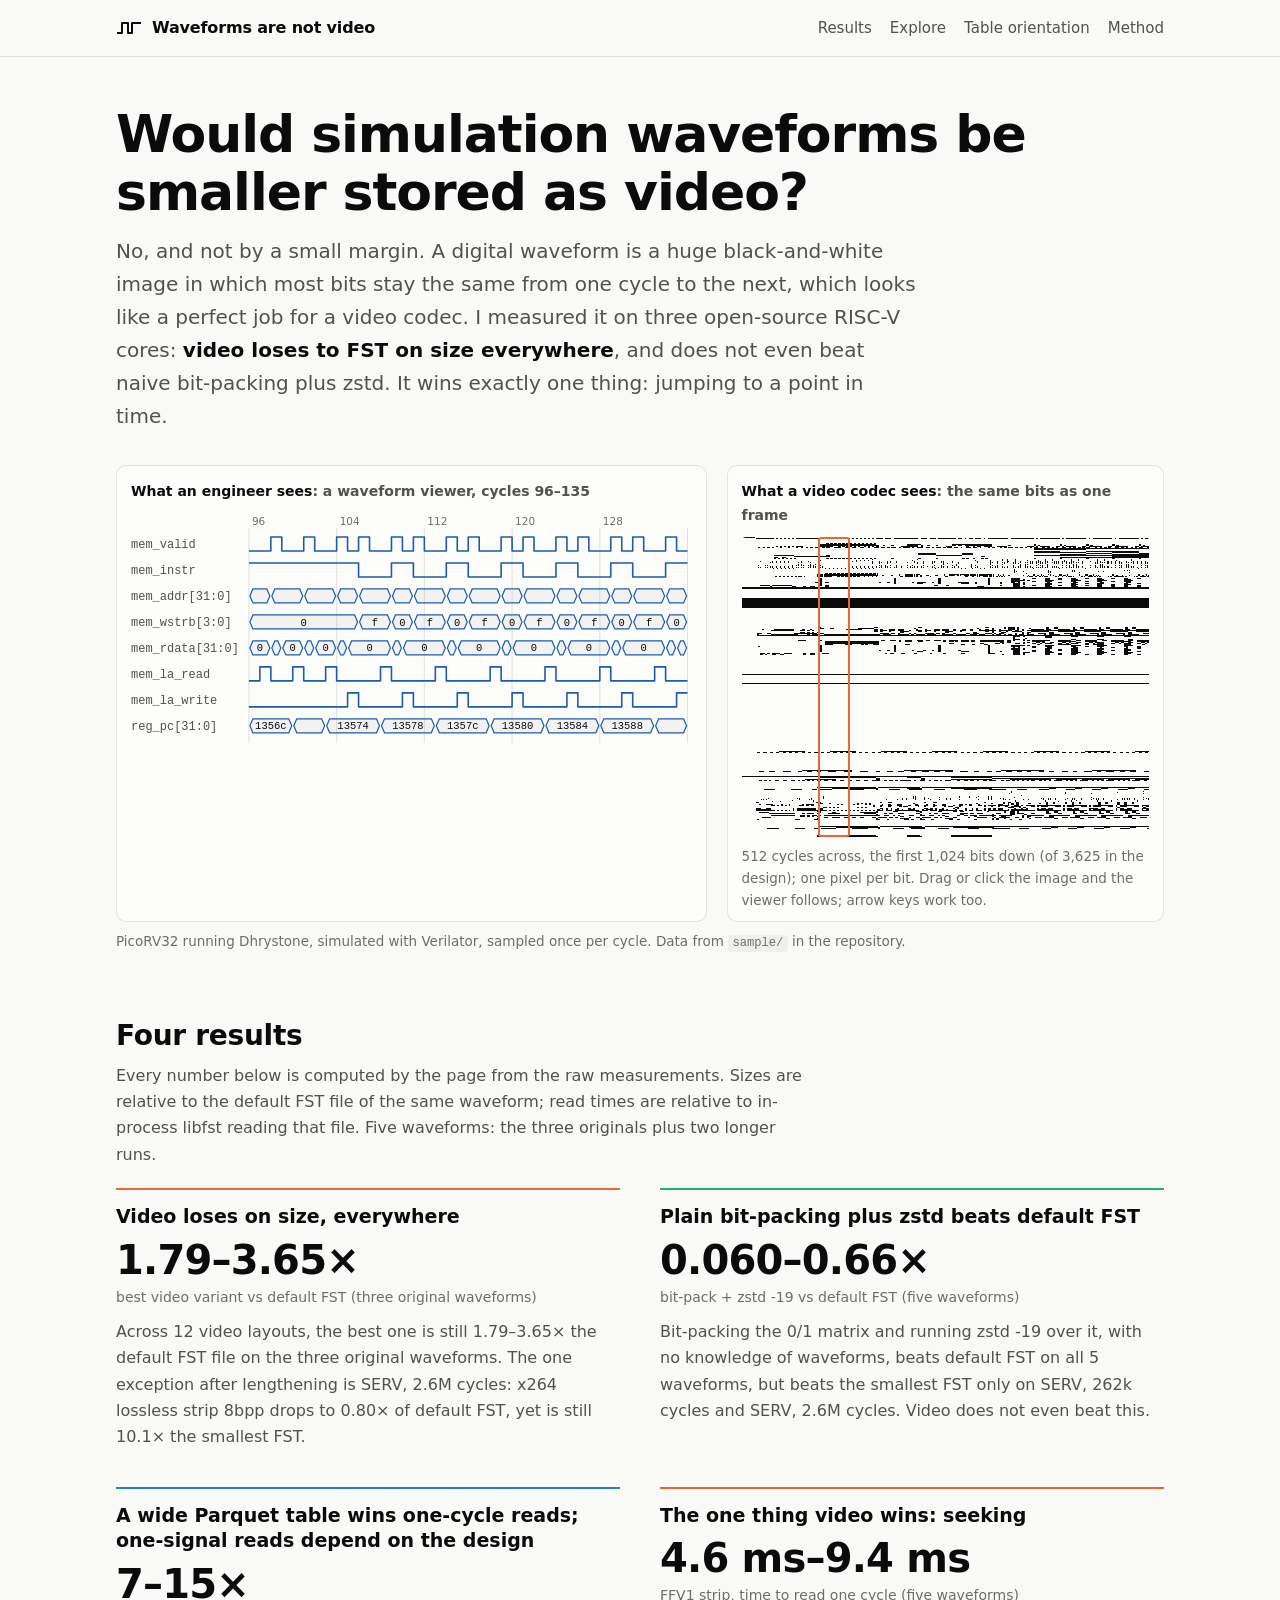
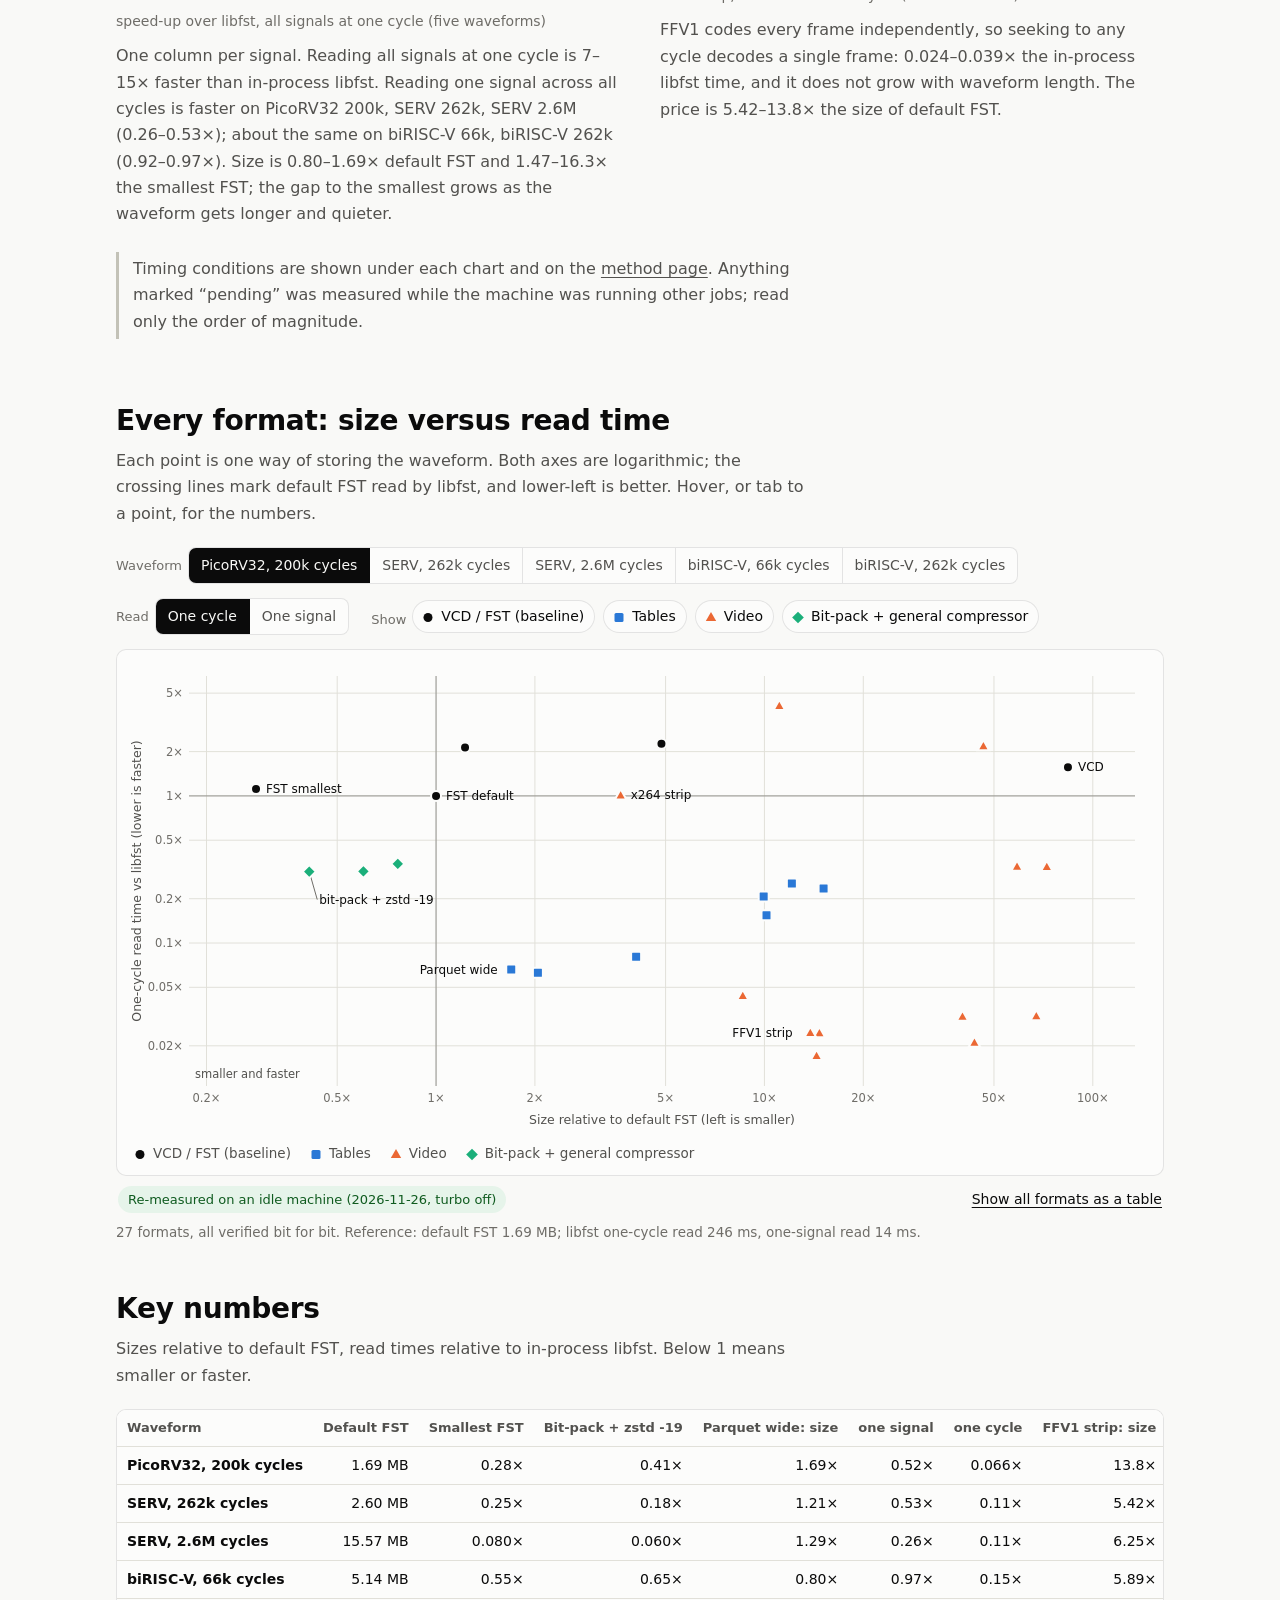
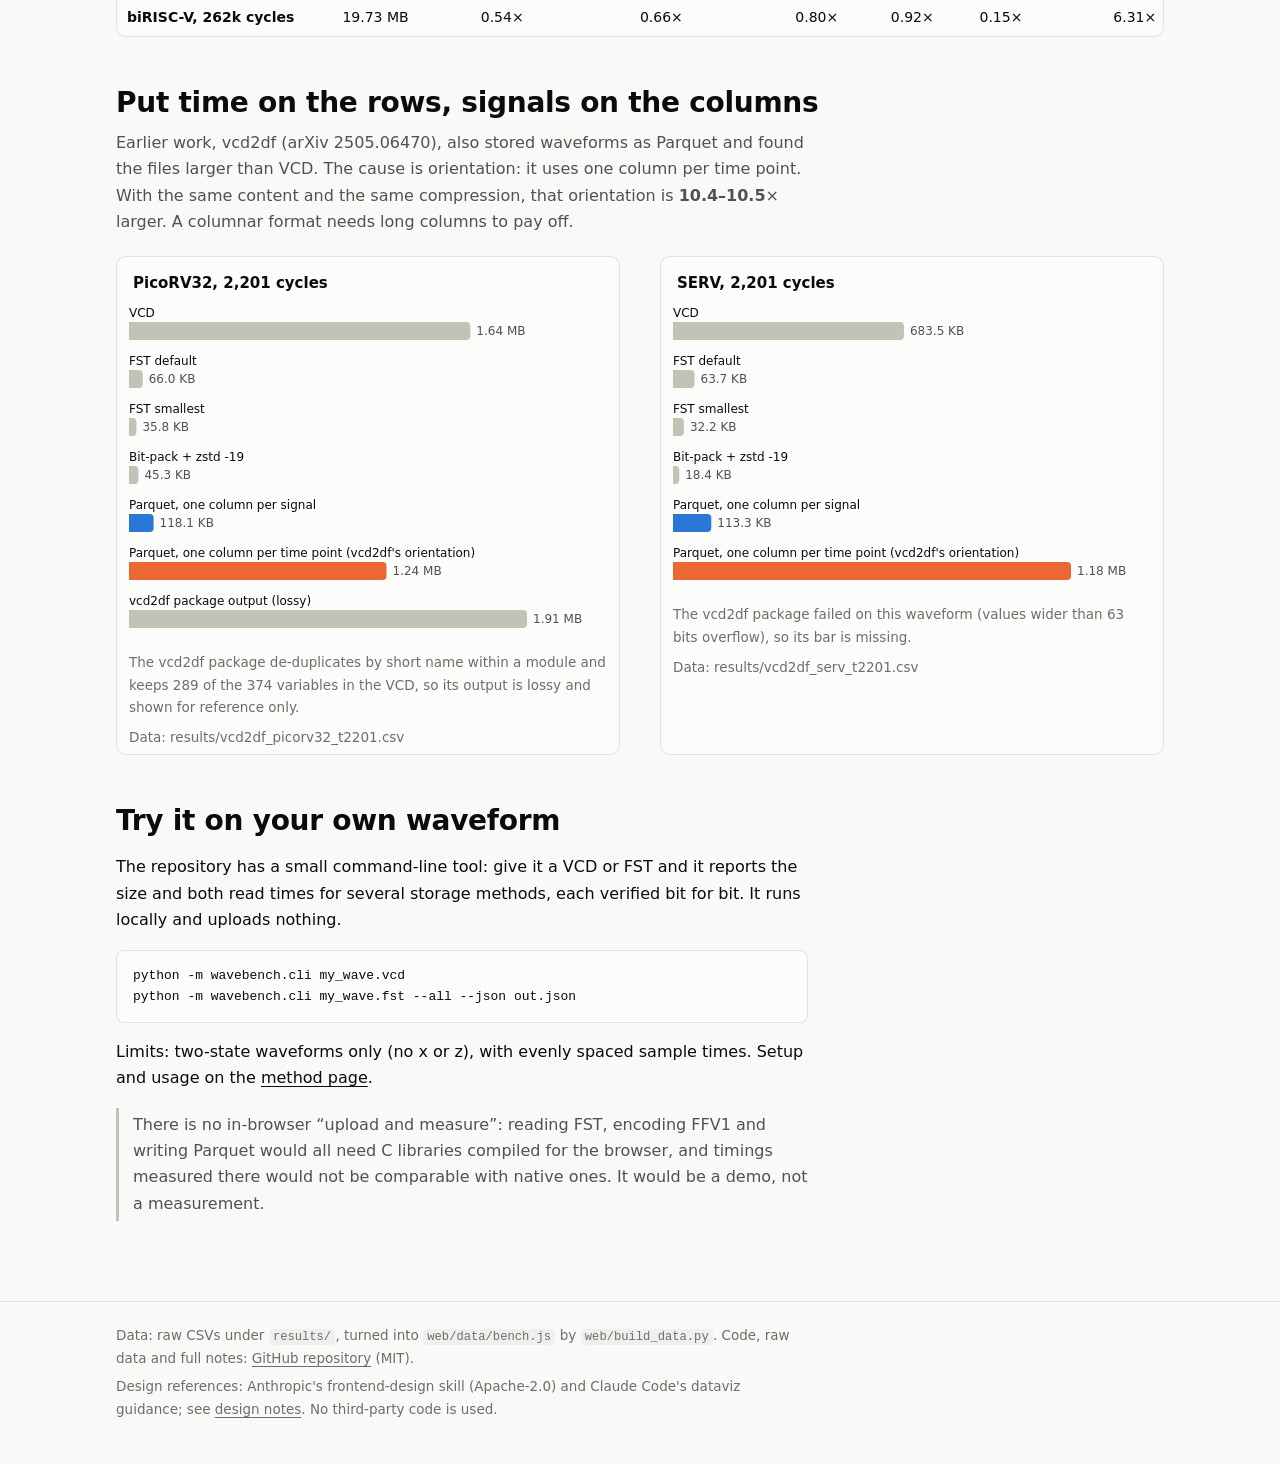
<file: index.html>
<!doctype html>
<html lang="en">
<head>
<meta charset="utf-8">
<meta name="viewport" content="width=device-width, initial-scale=1">
<title>Waveforms are not video</title>
<meta name="description" content="Can digital simulation waveforms be stored smaller or read faster as video, as tables, or with plain compression, than in FST? Measurements on three open-source RISC-V cores.">
<link rel="stylesheet" href="assets/style.css?v=7">
</head>
<body>
<header class="top">
  <div class="wrap">
    <a class="brand" href="index.html">
      <svg width="26" height="16" viewBox="0 0 26 16" aria-hidden="true"><path d="M1 13H6V3H12V13H16V3H25" fill="none" stroke="currentColor" stroke-width="2" stroke-linejoin="round"/></svg>
      Waveforms are not video
    </a>
    <nav class="nav">
      <a href="#results">Results</a>
      <a href="#explore">Explore</a>
      <a href="#orientation">Table orientation</a>
      <a href="method.html">Method</a>
    </nav>
  </div>
</header>

<main>
  <section class="hero">
    <div class="wrap">
      <h1>Would simulation waveforms be smaller stored as video?</h1>
      <p class="lede">
        
        No, and not by a small margin. A digital waveform is a huge black-and-white image in which most bits stay the same from one cycle to the next, which looks like a perfect job for a video codec. I measured it on three open-source RISC-V cores: <strong>video loses to FST on size everywhere</strong>, and does not even beat naive bit-packing plus zstd. It wins exactly one thing: jumping to a point in time.
      </p>

      <div class="twoview" id="twoview">
        <div class="panel">
          <h2><b>What an engineer sees</b>: a waveform viewer, cycles <span class="win-from"></span>–<span class="win-to"></span></h2>
          <div class="viewer" id="viewer"></div>
        </div>
        <div class="panel">
          <h2><b>What a video codec sees</b>: the same bits as one frame</h2>
          <div class="pixels" id="pixels"><canvas aria-label="PicoRV32 bit matrix as an image"></canvas><div class="win"></div></div>
          <p class="caption">512 cycles across, the first <span class="hero-bits"></span> bits down (of <span class="hero-total"></span> in the design); one pixel per bit. Drag or click the image and the viewer follows; arrow keys work too.</p>
        </div>
      </div>
      <p class="caption">PicoRV32 running Dhrystone, simulated with Verilator, sampled once per cycle. Data from <code>sample/</code> in the repository.</p>
    </div>
  </section>

  <section class="section" id="results">
    <div class="wrap">
      <h2>Four results</h2>
      <p class="sub">Every number below is computed by the page from the raw measurements. Sizes are relative to the default FST file of the same waveform; read times are relative to in-process libfst reading that file. Five waveforms: the three originals plus two longer runs.</p>
      <div class="findings" id="findings">
        <article class="finding loss">
          <h3>Video loses on size, everywhere</h3>
          <div class="fig" id="f1-fig"></div>
          <p class="figlabel">best video variant vs default FST (three original waveforms)</p>
          <p id="f1-text"></p>
        </article>
        <article class="finding plain">
          <h3>Plain bit-packing plus zstd beats default FST</h3>
          <div class="fig" id="f2-fig"></div>
          <p class="figlabel">bit-pack + zstd -19 vs default FST (five waveforms)</p>
          <p id="f2-text"></p>
        </article>
        <article class="finding gain">
          <h3>A wide Parquet table wins one-cycle reads; one-signal reads depend on the design</h3>
          <div class="fig" id="f3-fig"></div>
          <p class="figlabel">speed-up over libfst, all signals at one cycle (five waveforms)</p>
          <p id="f3-text"></p>
        </article>
        <article class="finding loss">
          <h3>The one thing video wins: seeking</h3>
          <div class="fig" id="f4-fig"></div>
          <p class="figlabel">FFV1 strip, time to read one cycle (five waveforms)</p>
          <p id="f4-text"></p>
        </article>
      </div>
      <p class="note">Timing conditions are shown under each chart and on the <a href="method.html">method page</a>. Anything marked “pending” was measured while the machine was running other jobs; read only the order of magnitude.</p>
    </div>
  </section>

  <section class="section" id="explore">
    <div class="wrap">
      <h2>Every format: size versus read time</h2>
      <p class="sub">Each point is one way of storing the waveform. Both axes are logarithmic; the crossing lines mark default FST read by libfst, and lower-left is better. Hover, or tab to a point, for the numbers.</p>
      <div class="controls">
        <div><span class="ctl-label">Waveform</span><span class="seg" id="ctl-wave" role="group" aria-label="waveform"></span></div>
        <div><span class="ctl-label">Read</span><span class="seg" id="ctl-read" role="group" aria-label="read type"></span></div>
        <div><span class="ctl-label">Show</span><span class="chips" id="ctl-fam"></span></div>
      </div>
      <div class="chartcard" id="scatter-card">
        <div class="chart" id="scatter"></div>
        <div class="legend" id="legend"></div>
        <div class="tip" id="tip" role="status" aria-live="polite"></div>
      </div>
      <div class="chart-foot">
        <span class="status" id="scatter-status"></span>
        <button class="linkbtn" id="table-toggle" type="button"></button>
      </div>
      <p class="caption" id="scatter-n"></p>
      <div class="tablewrap" id="fulltable" hidden></div>
    </div>
  </section>

  <section class="section">
    <div class="wrap">
      <h2>Key numbers</h2>
      <p class="sub">Sizes relative to default FST, read times relative to in-process libfst. Below 1 means smaller or faster.</p>
      <div class="tablewrap" id="keytable"></div>
    </div>
  </section>

  <section class="section" id="orientation">
    <div class="wrap">
      <h2>Put time on the rows, signals on the columns</h2>
      <p class="sub">Earlier work, vcd2df (arXiv 2505.06470), also stored waveforms as Parquet and found the files larger than VCD. The cause is orientation: it uses one column per time point. With the same content and the same compression, that orientation is <b class="orient-ratio"></b>× larger. A columnar format needs long columns to pay off.</p>
      <div class="cols2" id="orient"></div>
    </div>
  </section>

  <section class="section">
    <div class="wrap">
      <h2>Try it on your own waveform</h2>
      <div class="prose">
        <p>The repository has a small command-line tool: give it a VCD or FST and it reports the size and both read times for several storage methods, each verified bit for bit. It runs locally and uploads nothing.</p>
<pre><code>python -m wavebench.cli my_wave.vcd
python -m wavebench.cli my_wave.fst --all --json out.json</code></pre>
        <p>Limits: two-state waveforms only (no x or z), with evenly spaced sample times. Setup and usage on the <a href="method.html#cli">method page</a>.</p>
        <p class="note">There is no in-browser “upload and measure”: reading FST, encoding FFV1 and writing Parquet would all need C libraries compiled for the browser, and timings measured there would not be comparable with native ones. It would be a demo, not a measurement.</p>
      </div>
    </div>
  </section>
</main>

<footer>
  <div class="wrap">
    <p>Data: raw CSVs under <code>results/</code>, turned into <code>web/data/bench.js</code> by <code>web/build_data.py</code>. Code, raw data and full notes: <a href="https://github.com/enxuantang481-pixel/waveforms-are-not-video">GitHub repository</a> (MIT).</p>
    <p>Design references: Anthropic's frontend-design skill (Apache-2.0) and Claude Code's dataviz guidance; see <a href="https://github.com/enxuantang481-pixel/waveforms-are-not-video/blob/main/web/DESIGN_NOTES.md">design notes</a>. No third-party code is used.</p>
  </div>
</footer>
<script src="data/bench.js?v=7"></script>
<script src="assets/app.js?v=7"></script>
</body>
</html>
</file>
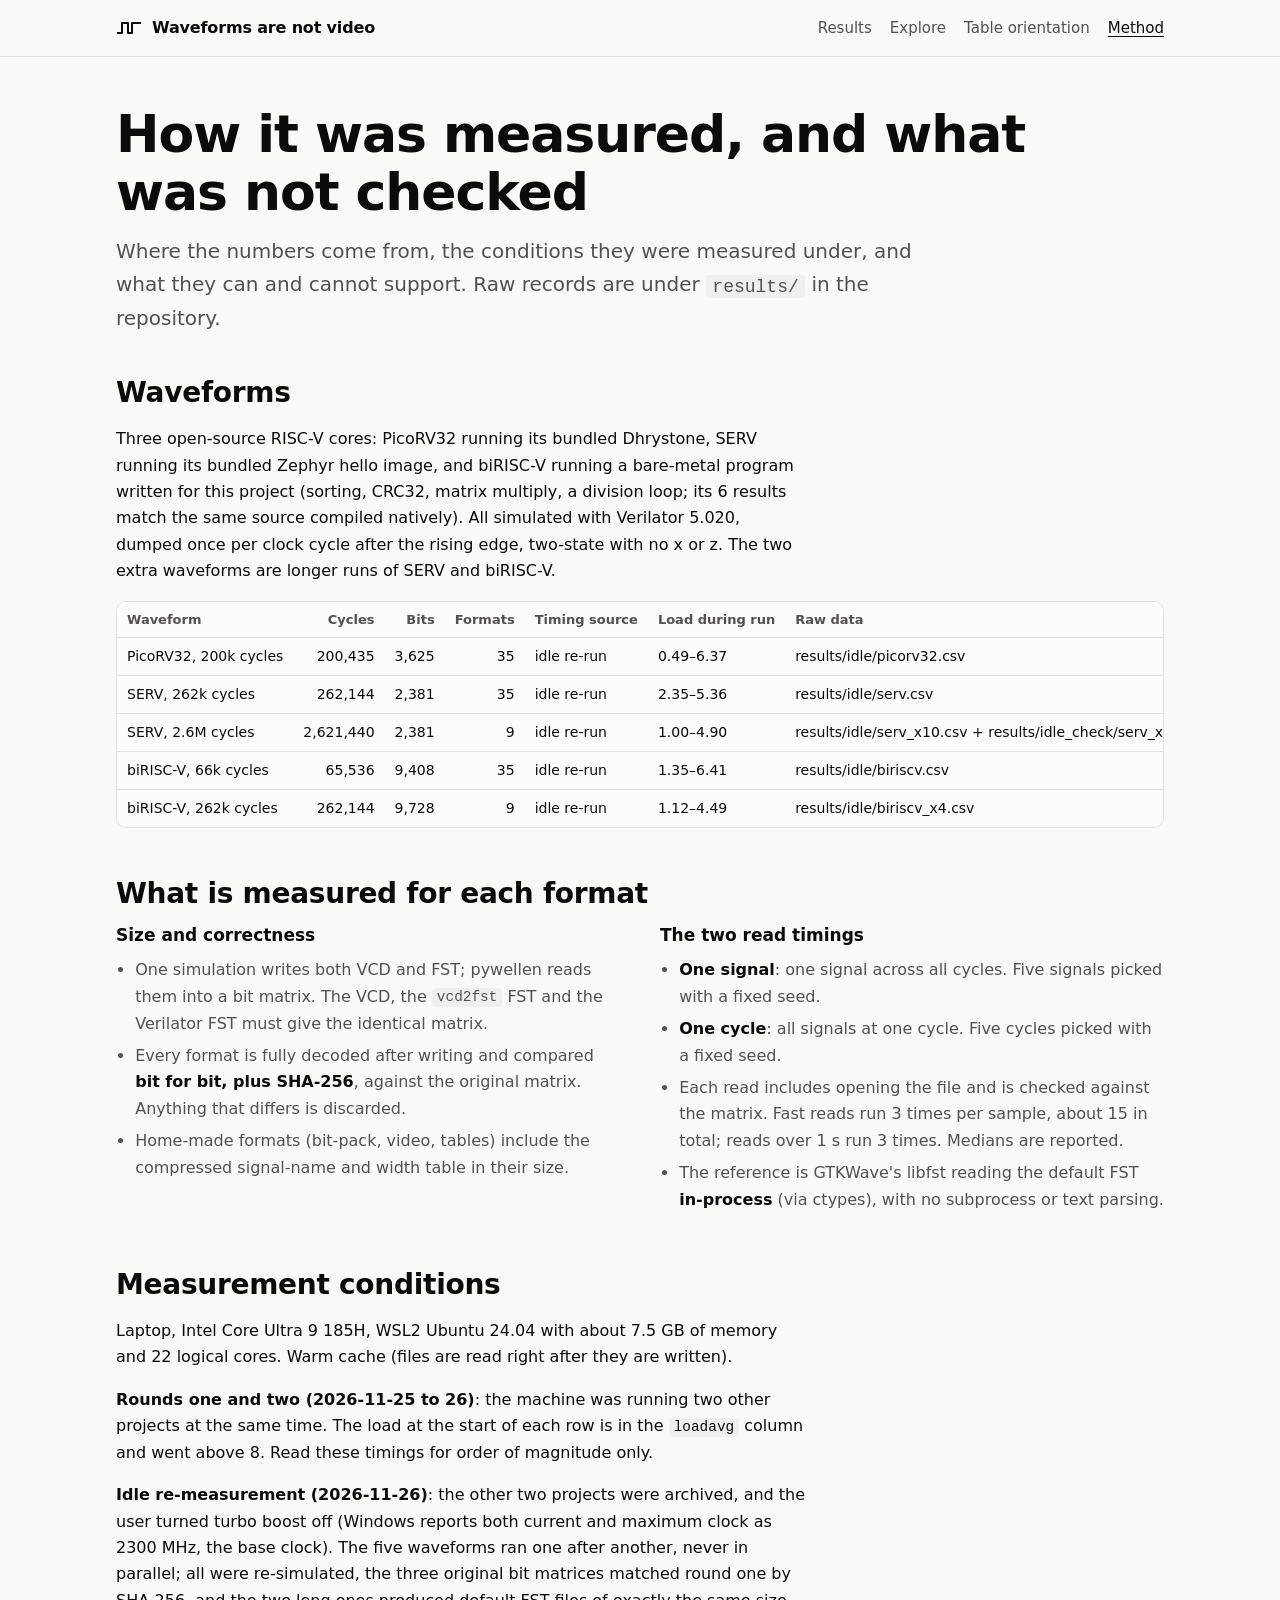
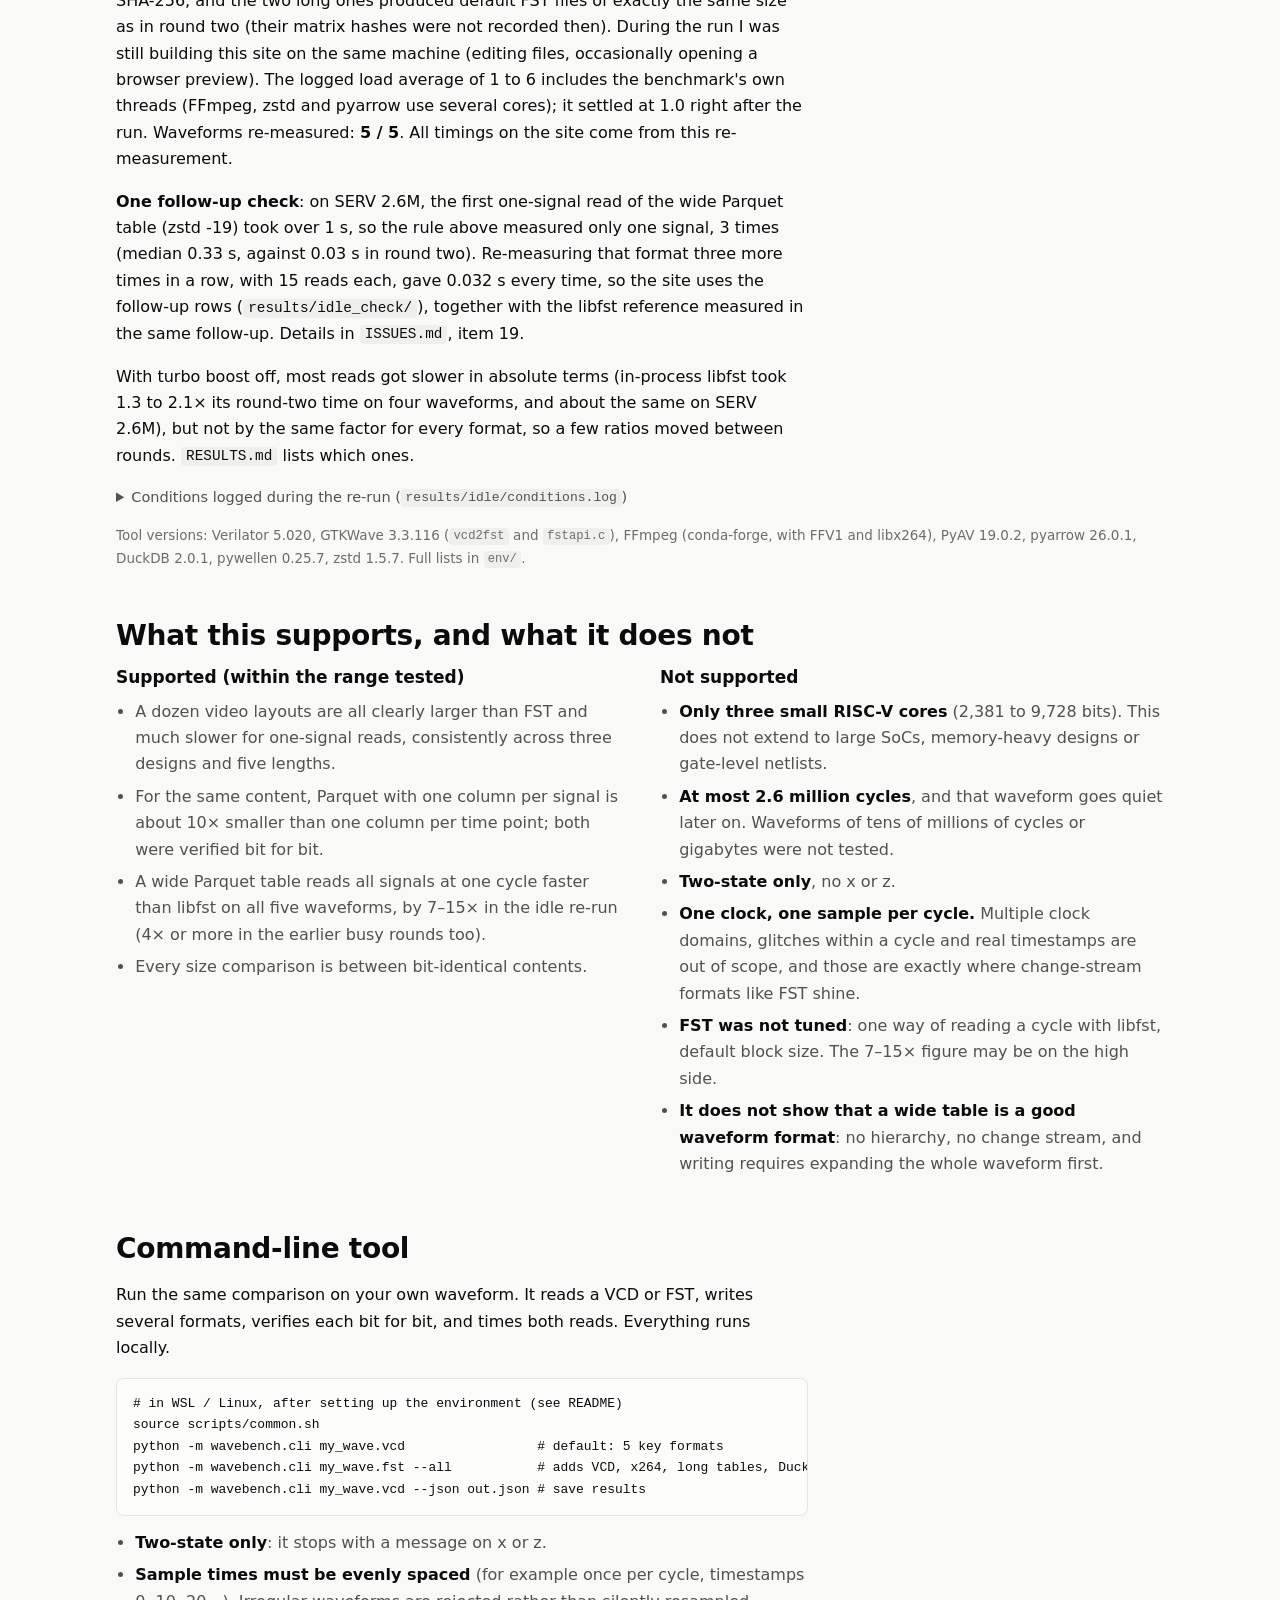
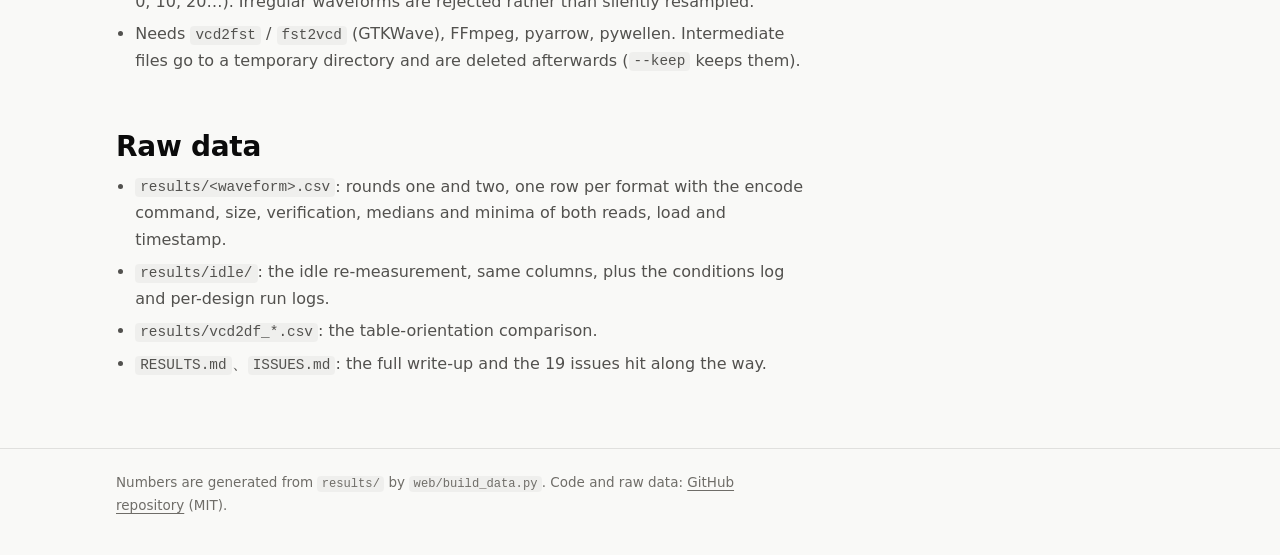
<file: method.html>
<!doctype html>
<html lang="en">
<head>
<meta charset="utf-8">
<meta name="viewport" content="width=device-width, initial-scale=1">
<title>Method: Waveforms are not video</title>
<link rel="stylesheet" href="assets/style.css?v=7">
</head>
<body>
<header class="top">
  <div class="wrap">
    <a class="brand" href="index.html">
      <svg width="26" height="16" viewBox="0 0 26 16" aria-hidden="true"><path d="M1 13H6V3H12V13H16V3H25" fill="none" stroke="currentColor" stroke-width="2" stroke-linejoin="round"/></svg>
      Waveforms are not video
    </a>
    <nav class="nav">
      <a href="index.html#results">Results</a>
      <a href="index.html#explore">Explore</a>
      <a href="index.html#orientation">Table orientation</a>
      <a href="method.html" aria-current="page">Method</a>
    </nav>
  </div>
</header>

<main>
  <section class="hero" style="padding-bottom:0">
    <div class="wrap">
      <h1>How it was measured, and what was not checked</h1>
      <p class="lede">Where the numbers come from, the conditions they were measured under, and what they can and cannot support. Raw records are under <code>results/</code> in the repository.</p>
      <p class="note" id="provisional" hidden></p>
    </div>
  </section>

  <section class="section">
    <div class="wrap">
      <h2 class="h">Waveforms</h2>
      <div class="prose">
        <p>Three open-source RISC-V cores: PicoRV32 running its bundled Dhrystone, SERV running its bundled Zephyr hello image, and biRISC-V running a bare-metal program written for this project (sorting, CRC32, matrix multiply, a division loop; its 6 results match the same source compiled natively). All simulated with Verilator 5.020, dumped once per clock cycle after the rising edge, two-state with no x or z. The two extra waveforms are longer runs of SERV and biRISC-V.</p>
      </div>
      <div class="tablewrap" id="waves-meta"></div>
    </div>
  </section>

  <section class="section">
    <div class="wrap">
      <h2 class="h">What is measured for each format</h2>
      <div class="cols2">
        <div>
          <h3>Size and correctness</h3>
          <ul class="tight">
            <li>One simulation writes both VCD and FST; pywellen reads them into a bit matrix. The VCD, the <code>vcd2fst</code> FST and the Verilator FST must give the identical matrix.</li>
            <li>Every format is fully decoded after writing and compared <b>bit for bit, plus SHA-256</b>, against the original matrix. Anything that differs is discarded.</li>
            <li>Home-made formats (bit-pack, video, tables) include the compressed signal-name and width table in their size.</li>
          </ul>
        </div>
        <div>
          <h3>The two read timings</h3>
          <ul class="tight">
            <li><b>One signal</b>: one signal across all cycles. Five signals picked with a fixed seed.</li>
            <li><b>One cycle</b>: all signals at one cycle. Five cycles picked with a fixed seed.</li>
            <li>Each read includes opening the file and is checked against the matrix. Fast reads run 3 times per sample, about 15 in total; reads over 1 s run 3 times. Medians are reported.</li>
            <li>The reference is GTKWave's libfst reading the default FST <b>in-process</b> (via ctypes), with no subprocess or text parsing.</li>
          </ul>
        </div>
      </div>
    </div>
  </section>

  <section class="section">
    <div class="wrap">
      <h2 class="h">Measurement conditions</h2>
      <div class="prose">
        <p>Laptop, Intel Core Ultra 9 185H, WSL2 Ubuntu 24.04 with about 7.5 GB of memory and 22 logical cores. Warm cache (files are read right after they are written).</p>
        <p><b>Rounds one and two (2026-11-25 to 26)</b>: the machine was running two other projects at the same time. The load at the start of each row is in the <code>loadavg</code> column and went above 8. Read these timings for order of magnitude only.</p>
        <p><b>Idle re-measurement (2026-11-26)</b>: the other two projects were archived, and the user turned turbo boost off (Windows reports both current and maximum clock as 2300 MHz, the base clock). The five waveforms ran one after another, never in parallel; all were re-simulated, the three original bit matrices matched round one by SHA-256, and the two long ones produced default FST files of exactly the same size as in round two (their matrix hashes were not recorded then). During the run I was still building this site on the same machine (editing files, occasionally opening a browser preview). The logged load average of 1 to 6 includes the benchmark's own threads (FFmpeg, zstd and pyarrow use several cores); it settled at 1.0 right after the run. Waveforms re-measured: <b class="idle-count"></b>. All timings on the site come from this re-measurement.</p>
        <p><b>One follow-up check</b>: on SERV 2.6M, the first one-signal read of the wide Parquet table (zstd -19) took over 1 s, so the rule above measured only one signal, 3 times (median 0.33 s, against 0.03 s in round two). Re-measuring that format three more times in a row, with 15 reads each, gave 0.032 s every time, so the site uses the follow-up rows (<code>results/idle_check/</code>), together with the libfst reference measured in the same follow-up. Details in <code>ISSUES.md</code>, item 19.</p>
        <p>With turbo boost off, most reads got slower in absolute terms (in-process libfst took 1.3 to 2.1× its round-two time on four waveforms, and about the same on SERV 2.6M), but not by the same factor for every format, so a few ratios moved between rounds. <code>RESULTS.md</code> lists which ones.</p>
      </div>
      <details>
        <summary>Conditions logged during the re-run (<code>results/idle/conditions.log</code>)</summary>
        <pre id="conditions"></pre>
      </details>
      <p class="caption">Tool versions: Verilator 5.020, GTKWave 3.3.116 (<code>vcd2fst</code> and <code>fstapi.c</code>), FFmpeg (conda-forge, with FFV1 and libx264), PyAV 19.0.2, pyarrow 26.0.1, DuckDB 2.0.1, pywellen 0.25.7, zstd 1.5.7. Full lists in <code>env/</code>.</p>
    </div>
  </section>

  <section class="section">
    <div class="wrap">
      <h2 class="h">What this supports, and what it does not</h2>
      <div class="cols2">
        <div>
          <h3>Supported (within the range tested)</h3>
          <ul class="tight">
            <li>A dozen video layouts are all clearly larger than FST and much slower for one-signal reads, consistently across three designs and five lengths.</li>
            <li>For the same content, Parquet with one column per signal is about 10× smaller than one column per time point; both were verified bit for bit.</li>
            <li>A wide Parquet table reads all signals at one cycle faster than libfst on all five waveforms, by <span class="pq-speed"></span> in the idle re-run (4× or more in the earlier busy rounds too).</li>
            <li>Every size comparison is between bit-identical contents.</li>
          </ul>
        </div>
        <div>
          <h3>Not supported</h3>
          <ul class="tight">
            <li><b>Only three small RISC-V cores</b> (2,381 to 9,728 bits). This does not extend to large SoCs, memory-heavy designs or gate-level netlists.</li>
            <li><b>At most 2.6 million cycles</b>, and that waveform goes quiet later on. Waveforms of tens of millions of cycles or gigabytes were not tested.</li>
            <li><b>Two-state only</b>, no x or z.</li>
            <li><b>One clock, one sample per cycle.</b> Multiple clock domains, glitches within a cycle and real timestamps are out of scope, and those are exactly where change-stream formats like FST shine.</li>
            <li><b>FST was not tuned</b>: one way of reading a cycle with libfst, default block size. The <span class="pq-speed"></span> figure may be on the high side.</li>
            <li><b>It does not show that a wide table is a good waveform format</b>: no hierarchy, no change stream, and writing requires expanding the whole waveform first.</li>
          </ul>
        </div>
      </div>
    </div>
  </section>

  <section class="section" id="cli">
    <div class="wrap">
      <h2 class="h">Command-line tool</h2>
      <div class="prose">
        <p>Run the same comparison on your own waveform. It reads a VCD or FST, writes several formats, verifies each bit for bit, and times both reads. Everything runs locally.</p>
<pre><code># in WSL / Linux, after setting up the environment (see README)
source scripts/common.sh
python -m wavebench.cli my_wave.vcd                 # default: 5 key formats
python -m wavebench.cli my_wave.fst --all           # adds VCD, x264, long tables, DuckDB…
python -m wavebench.cli my_wave.vcd --json out.json # save results</code></pre>
        <ul class="tight">
          <li><b>Two-state only</b>: it stops with a message on x or z.</li>
          <li><b>Sample times must be evenly spaced</b> (for example once per cycle, timestamps 0, 10, 20…). Irregular waveforms are rejected rather than silently resampled.</li>
          <li>Needs <code>vcd2fst</code> / <code>fst2vcd</code> (GTKWave), FFmpeg, pyarrow, pywellen. Intermediate files go to a temporary directory and are deleted afterwards (<code>--keep</code> keeps them).</li>
        </ul>
      </div>
    </div>
  </section>

  <section class="section">
    <div class="wrap">
      <h2 class="h">Raw data</h2>
      <ul class="tight prose">
        <li><code>results/&lt;waveform&gt;.csv</code>: rounds one and two, one row per format with the encode command, size, verification, medians and minima of both reads, load and timestamp.</li>
        <li><code>results/idle/</code>: the idle re-measurement, same columns, plus the conditions log and per-design run logs.</li>
        <li><code>results/vcd2df_*.csv</code>: the table-orientation comparison.</li>
        <li><code>RESULTS.md</code>、<code>ISSUES.md</code>: the full write-up and the 19 issues hit along the way.</li>
      </ul>
    </div>
  </section>
</main>

<footer>
  <div class="wrap">
    <p>Numbers are generated from <code>results/</code> by <code>web/build_data.py</code>. Code and raw data: <a href="https://github.com/enxuantang481-pixel/waveforms-are-not-video">GitHub repository</a> (MIT).</p>
  </div>
</footer>
<script src="data/bench.js?v=7"></script>
<script src="assets/app.js?v=7"></script>
</body>
</html>
</file>
<file: assets/style.css>
/* 波形不是视频 — 样式。颜色取自 dataviz skill 的参考色板（见 web/DESIGN_NOTES.md），深色模式单独选色。 */
:root {
  color-scheme: light;
  --plane: #f9f9f7;
  --surface: #fcfcfb;
  --ink: #0b0b0b;
  --ink-2: #52514e;
  --muted: #6f6d68;
  --grid: #e1e0d9;
  --axis: #c3c2b7;
  --ring: rgba(11, 11, 11, 0.10);
  --wash: rgba(11, 11, 11, 0.04);
  --table: #2a78d6;      /* 数据表 */
  --video: #eb6834;      /* 视频 */
  --bitpack: #1baf7a;    /* 打包矩阵 */
  --base: #0b0b0b;       /* VCD / FST 对照 */
  --trace: #1c5cab;
  --pixel-on: #0b0b0b;
  --pixel-off: #fcfcfb;
  --sel: #eb6834;
  --warn-bg: #fff4e0;
  --warn-ink: #6b4500;
  --ok-bg: #e6f4ea;
  --ok-ink: #0f5b1f;
  --sans: system-ui, -apple-system, "Segoe UI", sans-serif;
  --mono: ui-monospace, "Cascadia Mono", "SFMono-Regular", Consolas, monospace;
  --measure: 68ch;
  --wide: 1080px;
}
@media (prefers-color-scheme: dark) {
  :root:where(:not([data-theme="light"])) {
    color-scheme: dark;
    --plane: #0d0d0d; --surface: #1a1a19; --ink: #f0efec; --ink-2: #c3c2b7; --muted: #9a988f;
    --grid: #2c2c2a; --axis: #383835; --ring: rgba(255, 255, 255, 0.10); --wash: rgba(255, 255, 255, 0.05);
    --table: #3987e5; --video: #d95926; --bitpack: #199e70; --base: #f0efec;
    --trace: #6da7ec; --pixel-on: #f0efec; --pixel-off: #1a1a19; --sel: #ff8a57;
    --warn-bg: #3a2a08; --warn-ink: #ffd88a; --ok-bg: #12301a; --ok-ink: #9be3ac;
  }
}
:root[data-theme="dark"] {
  color-scheme: dark;
  --plane: #0d0d0d; --surface: #1a1a19; --ink: #f0efec; --ink-2: #c3c2b7; --muted: #9a988f;
  --grid: #2c2c2a; --axis: #383835; --ring: rgba(255, 255, 255, 0.10); --wash: rgba(255, 255, 255, 0.05);
  --table: #3987e5; --video: #d95926; --bitpack: #199e70; --base: #f0efec;
  --trace: #6da7ec; --pixel-on: #f0efec; --pixel-off: #1a1a19; --sel: #ff8a57;
  --warn-bg: #3a2a08; --warn-ink: #ffd88a; --ok-bg: #12301a; --ok-ink: #9be3ac;
}


* { box-sizing: border-box; }
html { -webkit-text-size-adjust: 100%; }
body {
  margin: 0; background: var(--plane); color: var(--ink);
  font: 16px/1.65 var(--sans);
}
a { color: inherit; text-decoration-thickness: 1px; text-underline-offset: 3px; }
a:hover { text-decoration-thickness: 2px; }
:focus-visible { outline: 2px solid var(--table); outline-offset: 2px; border-radius: 3px; }
code, kbd, pre { font-family: var(--mono); font-size: 0.9em; }
code { background: var(--wash); padding: 0.1em 0.35em; border-radius: 4px; }
pre { background: var(--surface); border: 1px solid var(--ring); border-radius: 8px; padding: 14px 16px; overflow-x: auto; line-height: 1.5; }
pre code { background: none; padding: 0; }

.wrap { max-width: var(--wide); margin: 0 auto; padding: 0 16px; }
.prose { max-width: var(--measure); }

/* 页头 */
.top { border-bottom: 1px solid var(--ring); background: var(--plane); position: sticky; top: 0; z-index: 10; }
.top .wrap { display: flex; align-items: center; gap: 20px; min-height: 56px; flex-wrap: wrap; }
.brand { font-weight: 650; text-decoration: none; letter-spacing: -0.01em; display: flex; align-items: center; gap: 10px; }
.brand svg { flex: none; }
.nav { display: flex; gap: 18px; margin-left: auto; font-size: 15px; flex-wrap: wrap; }
.nav a { text-decoration: none; color: var(--ink-2); }
.nav a[aria-current="page"], .nav a:hover { color: var(--ink); text-decoration: underline; }

/* 首屏 */
.hero { padding: 48px 0 24px; }
.hero h1 { font-size: clamp(30px, 5.2vw, 52px); line-height: 1.12; letter-spacing: -0.02em; margin: 0 0 14px; font-weight: 700; max-width: 18em; }
.hero .lede { font-size: clamp(17px, 2.2vw, 20px); color: var(--ink-2); margin: 0; max-width: 40em; }
.hero .lede strong { color: var(--ink); }

/* 波形和像素：同一批比特的两种看法 */
.twoview { display: grid; grid-template-columns: minmax(0, 1.35fr) minmax(0, 1fr); gap: 20px; margin: 32px 0 8px; }
.panel { background: var(--surface); border: 1px solid var(--ring); border-radius: 10px; padding: 14px 14px 10px; min-width: 0; }
.panel h2 { font-size: 14px; font-weight: 600; color: var(--ink-2); margin: 0 0 10px; }
.panel h2 b { color: var(--ink); font-weight: 650; }
.viewer svg { display: block; width: 100%; height: auto; }
.viewer .sig { font: 12px var(--mono); fill: var(--ink-2); }
.viewer .bus { font: 10.5px var(--mono); fill: var(--ink); }
.viewer .tick { font: 10.5px var(--sans); fill: var(--muted); }
.pixels { position: relative; }
.pixels canvas { display: block; width: 100%; height: 300px; image-rendering: pixelated; border-radius: 4px; cursor: ew-resize; touch-action: none; background: var(--pixel-off); }
.pixels .win { position: absolute; top: 0; bottom: 0; border: 2px solid var(--sel); border-radius: 3px; pointer-events: none; }
.caption { font-size: 13.5px; color: var(--muted); margin: 8px 0 0; }

/* 结论 */
.section { padding: 40px 0 8px; }
.section > .wrap > h2, .section h2.h { font-size: clamp(22px, 3vw, 28px); letter-spacing: -0.01em; margin: 0 0 10px; line-height: 1.25; }
.section .sub { color: var(--ink-2); margin: 0 0 20px; max-width: var(--measure); }
.findings { display: grid; grid-template-columns: repeat(2, minmax(0, 1fr)); gap: 28px 40px; margin-top: 8px; }
.finding { border-top: 2px solid var(--ink); padding-top: 14px; }
.finding.loss { border-top-color: var(--video); }
.finding.gain { border-top-color: var(--table); }
.finding.plain { border-top-color: var(--bitpack); }
.finding h3 { font-size: 19px; line-height: 1.35; margin: 0 0 8px; }
.finding .fig { font-size: 40px; font-weight: 650; letter-spacing: -0.02em; line-height: 1.1; margin: 6px 0 4px; }
.finding .figlabel { font-size: 14px; color: var(--muted); margin: 0 0 10px; }
.finding p { margin: 0 0 8px; color: var(--ink-2); }

/* 控件 */
.controls { display: flex; flex-wrap: wrap; gap: 14px 22px; align-items: center; margin: 4px 0 14px; }
.ctl-label { font-size: 13px; color: var(--muted); margin-right: 6px; }
.seg { display: inline-flex; flex-wrap: wrap; border: 1px solid var(--ring); border-radius: 8px; overflow: hidden; background: var(--surface); }
.seg button { border: 0; background: transparent; color: var(--ink-2); font: inherit; font-size: 14px; padding: 6px 12px; cursor: pointer; border-right: 1px solid var(--ring); }
.seg button:last-child { border-right: 0; }
.seg button[aria-pressed="true"] { background: var(--ink); color: var(--plane); }
.seg button:hover:not([aria-pressed="true"]) { background: var(--wash); }
.chips { display: inline-flex; flex-wrap: wrap; gap: 8px; }
.chip { display: inline-flex; align-items: center; gap: 6px; border: 1px solid var(--ring); border-radius: 999px; padding: 4px 10px 4px 8px; font-size: 14px; cursor: pointer; background: var(--surface); user-select: none; }
.chip input { position: absolute; opacity: 0; pointer-events: none; }
.chip:has(input:not(:checked)) { opacity: 0.45; }
.chip:has(input:focus-visible) { outline: 2px solid var(--table); outline-offset: 2px; }

/* 图表 */
.chartcard { background: var(--surface); border: 1px solid var(--ring); border-radius: 10px; padding: 12px 12px 6px; position: relative; }
.chart svg { display: block; width: 100%; height: auto; overflow: visible; }
.chart .grid line { stroke: var(--grid); stroke-width: 1; }
.chart .axis line, .chart .axis path { stroke: var(--axis); }
.chart .tick text { fill: var(--muted); font-size: 11.5px; font-variant-numeric: tabular-nums; }
.chart .axlabel { fill: var(--ink-2); font-size: 12.5px; }
.chart .refline { stroke: var(--ink-2); stroke-width: 1; opacity: 0.55; }
.chart .reftext { fill: var(--ink-2); font-size: 11.5px; }
.chart .dlabel { fill: var(--ink); font-size: 12px; }
.chart .dlabel-line { stroke: var(--muted); stroke-width: 1; }
.chart .pt { stroke: var(--surface); stroke-width: 2; }
.chart .hit { fill: transparent; cursor: pointer; }
.chart .hit:focus { outline: none; }
.chart g.on .pt { stroke: var(--ink); }
.legend { display: flex; flex-wrap: wrap; gap: 6px 18px; font-size: 13.5px; color: var(--ink-2); margin: 10px 4px 4px; }
.legend span { display: inline-flex; align-items: center; gap: 6px; }
.tip { position: absolute; pointer-events: none; background: var(--surface); color: var(--ink); border: 1px solid var(--ring); border-radius: 8px; padding: 9px 11px; font-size: 13px; line-height: 1.45; box-shadow: 0 6px 22px rgba(0,0,0,0.12); max-width: 300px; z-index: 5; opacity: 0; transition: opacity 0.08s; }
.tip.show { opacity: 1; }
.tip .t-name { color: var(--ink-2); margin-bottom: 4px; display: flex; gap: 6px; align-items: center; }
.tip .t-row { display: flex; justify-content: space-between; gap: 14px; }
.tip .t-row b { font-weight: 650; font-variant-numeric: tabular-nums; }
.tip .t-row span { color: var(--ink-2); }
.tip .t-foot { color: var(--muted); font-size: 12px; margin-top: 4px; }
.status { display: inline-flex; align-items: center; gap: 6px; font-size: 13px; padding: 3px 10px; border-radius: 999px; }
.status.busy { background: var(--warn-bg); color: var(--warn-ink); }
.status.idle { background: var(--ok-bg); color: var(--ok-ink); }
.chart-foot { display: flex; flex-wrap: wrap; justify-content: space-between; gap: 8px 16px; align-items: center; margin: 10px 2px 2px; font-size: 13px; color: var(--muted); }
.linkbtn { background: none; border: 0; color: var(--ink); font: inherit; font-size: 14px; text-decoration: underline; text-underline-offset: 3px; cursor: pointer; padding: 0; }

/* 表格 */
.tablewrap { overflow-x: auto; border: 1px solid var(--ring); border-radius: 10px; background: var(--surface); margin-top: 12px; }
table { border-collapse: collapse; width: 100%; font-size: 14px; }
th, td { text-align: left; padding: 7px 10px; border-bottom: 1px solid var(--grid); white-space: nowrap; }
th { font-weight: 600; color: var(--ink-2); font-size: 13px; position: sticky; top: 0; background: var(--surface); }
th button { all: unset; cursor: pointer; }
th button:focus-visible { outline: 2px solid var(--table); }
td.num, th.num { text-align: right; font-variant-numeric: tabular-nums; }
tr:last-child td { border-bottom: 0; }
tbody tr:hover { background: var(--wash); }
.sw { display: inline-block; width: 10px; height: 10px; border-radius: 2px; margin-right: 6px; vertical-align: -1px; }
.keytable td:first-child { font-weight: 550; }
.keytable td.hl { font-weight: 650; }

.note { border-left: 3px solid var(--axis); padding: 4px 0 4px 14px; color: var(--ink-2); margin: 16px 0; max-width: var(--measure); }
.cols2 { display: grid; grid-template-columns: minmax(0, 1fr) minmax(0, 1fr); gap: 28px 40px; }
.cols2 h3 { font-size: 17px; margin: 0 0 8px; }
ul.tight { padding-left: 1.2em; margin: 0; }
ul.tight li { margin: 0 0 6px; color: var(--ink-2); }
ul.tight li b { color: var(--ink); }

details { margin: 14px 0; max-width: 100%; }
summary { cursor: pointer; color: var(--ink-2); font-size: 14.5px; }
details pre { font-size: 12.5px; max-height: 360px; }

footer { border-top: 1px solid var(--ring); margin-top: 56px; padding: 22px 0 40px; font-size: 13.5px; color: var(--muted); }
footer p { margin: 0 0 6px; max-width: 80ch; }

@media (max-width: 820px) {
  .twoview, .findings, .cols2 { grid-template-columns: minmax(0, 1fr); }
  .pixels canvas { height: 220px; }
  .hero { padding-top: 32px; }
  .nav { margin-left: 0; gap: 14px; }
  .top { position: static; }
  .top .wrap { padding-top: 8px; padding-bottom: 8px; gap: 8px 16px; }
  .nav { width: 100%; }
}
@media (prefers-reduced-motion: reduce) { * { transition: none !important; } }
</file>
